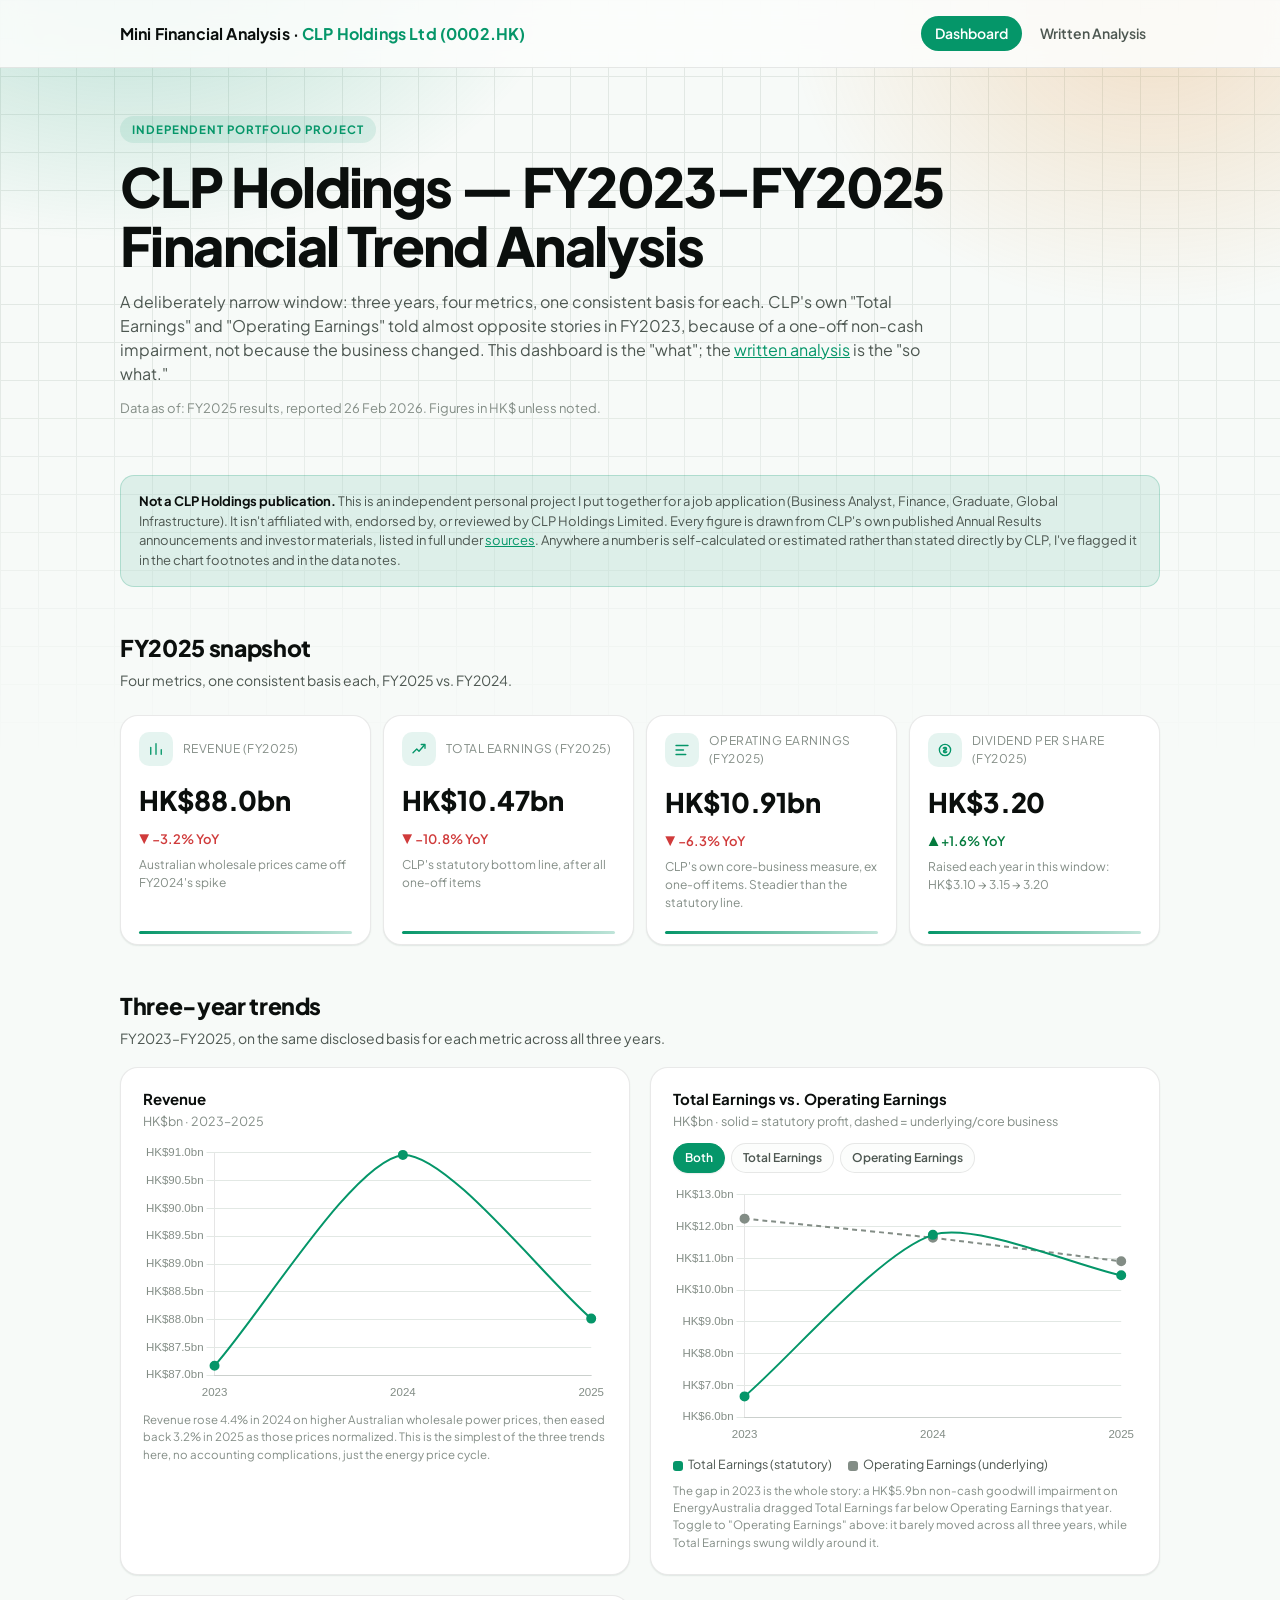
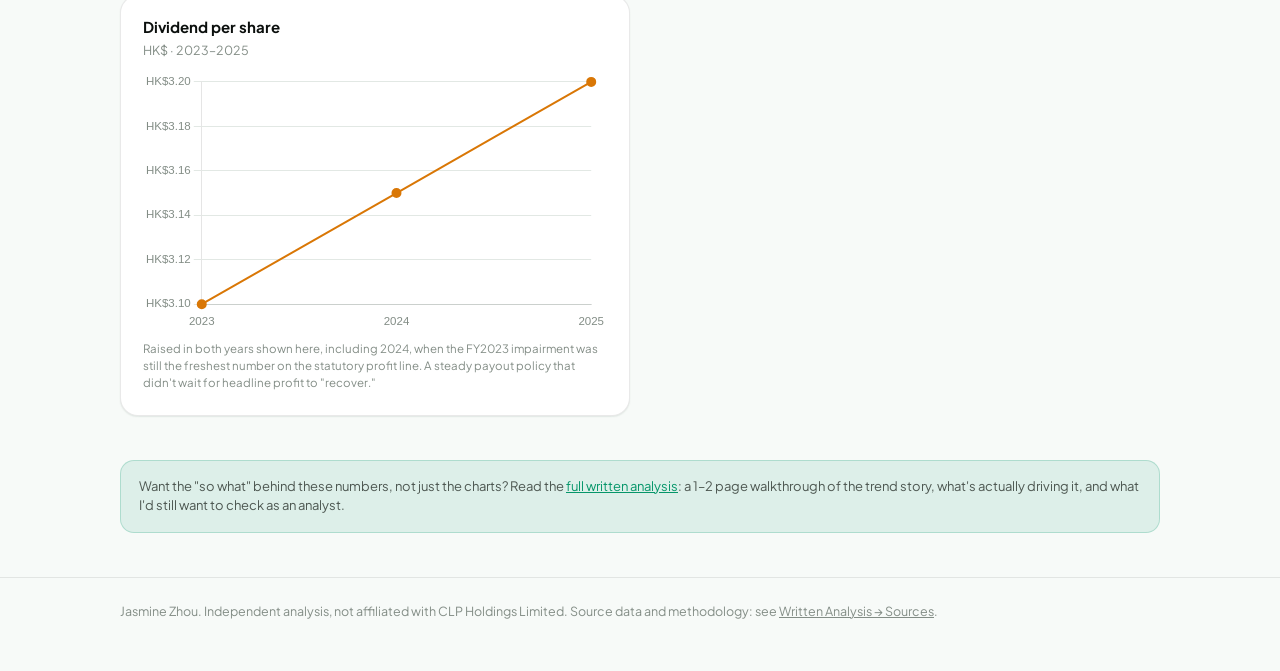
<file: index.html>
<!DOCTYPE html>
<html lang="en">
<head>
  <meta charset="UTF-8" />
  <meta name="viewport" content="width=device-width, initial-scale=1.0" />
  <title>CLP Holdings — Mini Financial Analysis</title>
  <meta
    name="description"
    content="An independent, sourced mini financial analysis of CLP Holdings Limited (0002.HK), FY2023-FY2025: revenue, statutory vs. underlying earnings, and dividend trends, with a written business-insight interpretation."
  />
  <link rel="preconnect" href="https://fonts.googleapis.com" />
  <link rel="preconnect" href="https://fonts.gstatic.com" crossorigin />
  <link href="https://fonts.googleapis.com/css2?family=Plus+Jakarta+Sans:wght@500;600;700;800&display=swap" rel="stylesheet" />
  <link rel="stylesheet" href="assets/css/style.css" />
</head>
<body>
  <header class="site-header">
    <div class="wrap">
      <div class="brand">Mini Financial Analysis · <span>CLP Holdings Ltd (0002.HK)</span></div>
      <nav class="site-nav">
        <a href="index.html" class="active">Dashboard</a>
        <a href="analysis.html">Written Analysis</a>
      </nav>
    </div>
  </header>

  <main class="wrap">
    <section class="hero">
      <p class="eyebrow">Independent portfolio project</p>
      <h1>CLP Holdings — FY2023&ndash;FY2025 Financial Trend Analysis</h1>
      <p class="lede">
        A deliberately narrow window: three years, four metrics, one consistent
        basis for each. CLP's own "Total Earnings" and "Operating Earnings" told
        almost opposite stories in FY2023, because of a one-off non-cash
        impairment, not because the business changed. This dashboard is the
        "what"; the <a href="analysis.html">written analysis</a> is the "so what."
      </p>
      <p class="as-of">Data as of: FY2025 results, reported 26 Feb 2026. Figures in HK$ unless noted.</p>
    </section>

    <div class="disclaimer">
      <strong>Not a CLP Holdings publication.</strong> This is an independent personal
      project I put together for a job application (Business Analyst, Finance,
      Graduate, Global Infrastructure). It isn't affiliated with, endorsed by, or
      reviewed by CLP Holdings Limited. Every figure is drawn from CLP's own
      published Annual Results announcements and investor materials, listed in
      full under <a href="analysis.html#sources">sources</a>. Anywhere a number is
      self-calculated or estimated rather than stated directly by CLP, I've
      flagged it in the chart footnotes and in the data notes.
    </div>

    <section class="block">
      <h2>FY2025 snapshot</h2>
      <p class="sub">Four metrics, one consistent basis each, FY2025 vs. FY2024.</p>
      <div class="kpi-row">
        <div class="kpi-tile">
          <div class="kpi-top">
            <div class="kpi-icon"><svg viewBox="0 0 24 24" fill="none" stroke="currentColor" stroke-width="1.8" stroke-linecap="round" stroke-linejoin="round"><path d="M5 19V10"/><path d="M12 19V5"/><path d="M19 19V13"/></svg></div>
            <p class="kpi-label">Revenue (FY2025)</p>
          </div>
          <p class="kpi-value" data-count-target="88.0" data-count-decimals="1" data-count-prefix="HK$" data-count-suffix="bn">HK$0.0bn</p>
          <span class="kpi-delta critical">▼ &minus;3.2% YoY</span>
          <p class="kpi-note">Australian wholesale prices came off FY2024's spike</p>
        </div>
        <div class="kpi-tile">
          <div class="kpi-top">
            <div class="kpi-icon"><svg viewBox="0 0 24 24" fill="none" stroke="currentColor" stroke-width="1.8" stroke-linecap="round" stroke-linejoin="round"><path d="M4 17l5-5 3 3 7-8"/><path d="M15 6h5v5"/></svg></div>
            <p class="kpi-label">Total Earnings (FY2025)</p>
          </div>
          <p class="kpi-value" data-count-target="10.47" data-count-decimals="2" data-count-prefix="HK$" data-count-suffix="bn">HK$0.00bn</p>
          <span class="kpi-delta critical">▼ &minus;10.8% YoY</span>
          <p class="kpi-note">CLP's statutory bottom line, after all one-off items</p>
        </div>
        <div class="kpi-tile">
          <div class="kpi-top">
            <div class="kpi-icon"><svg viewBox="0 0 24 24" fill="none" stroke="currentColor" stroke-width="1.8" stroke-linecap="round" stroke-linejoin="round"><path d="M4 6h16M4 12h10M4 18h13"/></svg></div>
            <p class="kpi-label">Operating Earnings (FY2025)</p>
          </div>
          <p class="kpi-value" data-count-target="10.91" data-count-decimals="2" data-count-prefix="HK$" data-count-suffix="bn">HK$0.00bn</p>
          <span class="kpi-delta critical">▼ &minus;6.3% YoY</span>
          <p class="kpi-note">CLP's own core-business measure, ex one-off items. Steadier than the statutory line.</p>
        </div>
        <div class="kpi-tile">
          <div class="kpi-top">
            <div class="kpi-icon"><svg viewBox="0 0 24 24" fill="none" stroke="currentColor" stroke-width="1.8" stroke-linecap="round" stroke-linejoin="round"><circle cx="12" cy="12" r="7.5"/><path d="M12 8.2v7.6M9.7 9.8c.3-.7 1-1.1 2-1.1h.7a1.7 1.7 0 0 1 0 3.4h-.8a1.7 1.7 0 0 0 0 3.4h.8c1 0 1.7-.4 2-1.1"/></svg></div>
            <p class="kpi-label">Dividend per share (FY2025)</p>
          </div>
          <p class="kpi-value" data-count-target="3.20" data-count-decimals="2" data-count-prefix="HK$">HK$0.00</p>
          <span class="kpi-delta good">▲ +1.6% YoY</span>
          <p class="kpi-note">Raised each year in this window: HK$3.10 &rarr; 3.15 &rarr; 3.20</p>
        </div>
      </div>
    </section>

    <section class="block">
      <h2>Three-year trends</h2>
      <p class="sub">FY2023&ndash;FY2025, on the same disclosed basis for each metric across all three years.</p>
      <div class="chart-grid">
        <div class="chart-card">
          <h3>Revenue</h3>
          <p class="chart-sub">HK$bn · 2023&ndash;2025</p>
          <canvas id="chart-revenue" height="260"></canvas>
          <p class="chart-footnote">
            Revenue rose 4.4% in 2024 on higher Australian wholesale power prices,
            then eased back 3.2% in 2025 as those prices normalized. This is the
            simplest of the three trends here, no accounting complications, just the
            energy price cycle.
          </p>
        </div>

        <div class="chart-card">
          <h3>Total Earnings vs. Operating Earnings</h3>
          <p class="chart-sub">HK$bn · solid = statutory profit, dashed = underlying/core business</p>
          <div class="chart-toggle" id="chart-earnings-toggle">
            <button type="button" class="active" data-view="both">Both</button>
            <button type="button" data-view="total">Total Earnings</button>
            <button type="button" data-view="underlying">Operating Earnings</button>
          </div>
          <canvas id="chart-earnings" height="260"></canvas>
          <div class="legend-row">
            <span><span class="dot" style="background:var(--series-1)"></span>Total Earnings (statutory)</span>
            <span><span class="dot" style="background:var(--text-muted)"></span>Operating Earnings (underlying)</span>
          </div>
          <p class="chart-footnote">
            The gap in 2023 is the whole story: a HK$5.9bn non-cash goodwill
            impairment on EnergyAustralia dragged Total Earnings far below Operating
            Earnings that year. Toggle to "Operating Earnings" above: it barely moved
            across all three years, while Total Earnings swung wildly around it.
          </p>
        </div>

        <div class="chart-card">
          <h3>Dividend per share</h3>
          <p class="chart-sub">HK$ · 2023&ndash;2025</p>
          <canvas id="chart-dps"></canvas>
          <p class="chart-footnote">
            Raised in both years shown here, including 2024, when the FY2023
            impairment was still the freshest number on the statutory profit line.
            A steady payout policy that didn't wait for headline profit to "recover."
          </p>
        </div>
      </div>
    </section>

    <section class="block">
      <div class="disclaimer" style="margin-top:0;">
        Want the "so what" behind these numbers, not just the charts? Read the
        <a href="analysis.html">full written analysis</a>: a 1&ndash;2 page walkthrough of
        the trend story, what's actually driving it, and what I'd still want to check
        as an analyst.
      </div>
    </section>
  </main>

  <footer class="site-footer">
    <div class="wrap">
      Jasmine Zhou. Independent analysis, not affiliated with CLP Holdings Limited.
      Source data and methodology: see <a href="analysis.html#sources">Written Analysis → Sources</a>.
    </div>
  </footer>

  <script src="assets/js/vendor/chart.umd.js"></script>
  <script src="assets/js/data.js"></script>
  <script src="assets/js/charts.js"></script>
  <script src="assets/js/interactions.js"></script>
</body>
</html>
</file>
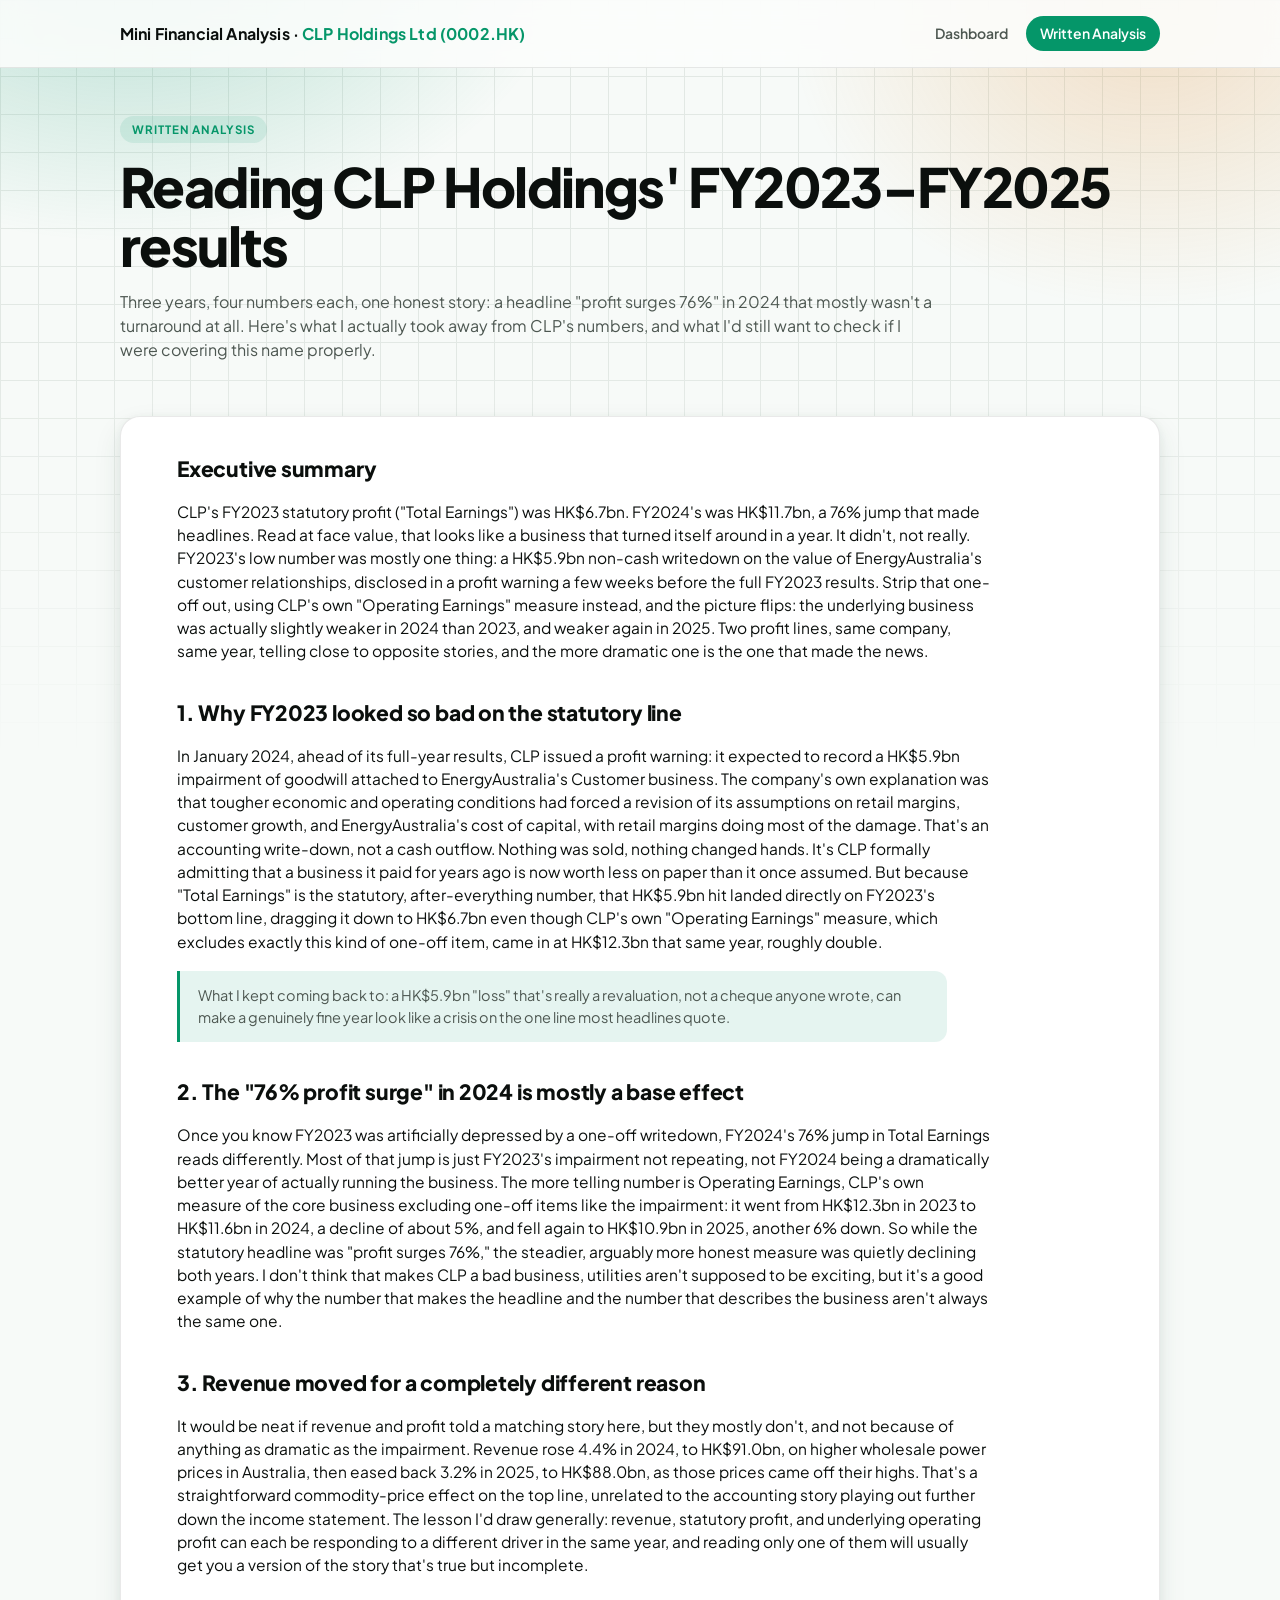
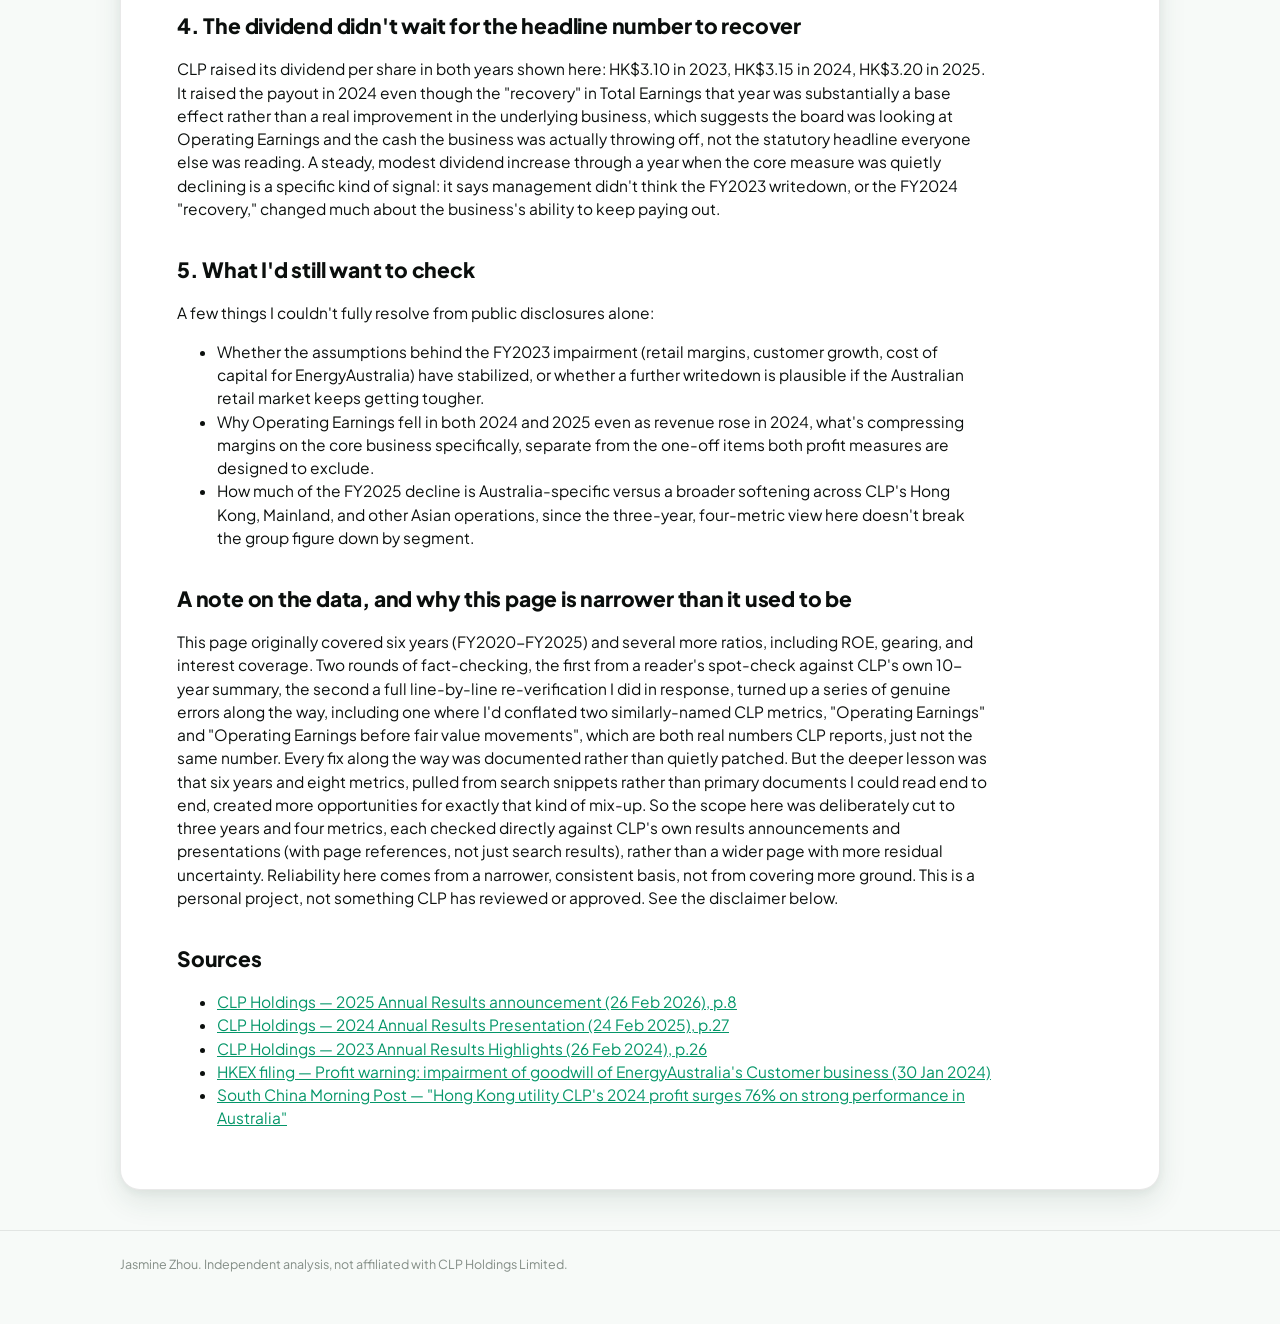
<file: analysis.html>
<!DOCTYPE html>
<html lang="en">
<head>
  <meta charset="UTF-8" />
  <meta name="viewport" content="width=device-width, initial-scale=1.0" />
  <title>CLP Holdings — Written Analysis</title>
  <meta
    name="description"
    content="A 1-2 page written interpretation of CLP Holdings' FY2023-FY2025 results: why statutory and underlying profit told different stories, and what I'd still want to check as an analyst."
  />
  <link rel="preconnect" href="https://fonts.googleapis.com" />
  <link rel="preconnect" href="https://fonts.gstatic.com" crossorigin />
  <link href="https://fonts.googleapis.com/css2?family=Plus+Jakarta+Sans:wght@500;600;700;800&display=swap" rel="stylesheet" />
  <link rel="stylesheet" href="assets/css/style.css" />
</head>
<body>
  <header class="site-header">
    <div class="wrap">
      <div class="brand">Mini Financial Analysis · <span>CLP Holdings Ltd (0002.HK)</span></div>
      <nav class="site-nav">
        <a href="index.html">Dashboard</a>
        <a href="analysis.html" class="active">Written Analysis</a>
      </nav>
    </div>
  </header>

  <main class="wrap">
    <section class="hero">
      <p class="eyebrow">Written analysis</p>
      <h1>Reading CLP Holdings' FY2023&ndash;FY2025 results</h1>
      <p class="lede">
        Three years, four numbers each, one honest story: a headline "profit
        surges 76%" in 2024 that mostly wasn't a turnaround at all. Here's what
        I actually took away from CLP's numbers, and what I'd still want to
        check if I were covering this name properly.
      </p>
    </section>

    <article class="article">
      <h2>Executive summary</h2>
      <p>
        CLP's FY2023 statutory profit ("Total Earnings") was HK$6.7bn. FY2024's
        was HK$11.7bn, a 76% jump that made headlines. Read at face value,
        that looks like a business that turned itself around in a year. It
        didn't, not really. FY2023's low number was mostly one thing: a
        HK$5.9bn non-cash writedown on the value of EnergyAustralia's
        customer relationships, disclosed in a profit warning a few weeks
        before the full FY2023 results. Strip that one-off out, using CLP's
        own "Operating Earnings" measure instead, and the picture flips: the
        underlying business was actually slightly weaker in 2024 than 2023,
        and weaker again in 2025. Two profit lines, same company, same year,
        telling close to opposite stories, and the more dramatic one is the
        one that made the news.
      </p>

      <h2>1. Why FY2023 looked so bad on the statutory line</h2>
      <p>
        In January 2024, ahead of its full-year results, CLP issued a profit
        warning: it expected to record a HK$5.9bn impairment of goodwill
        attached to EnergyAustralia's Customer business. The company's own
        explanation was that tougher economic and operating conditions had
        forced a revision of its assumptions on retail margins, customer
        growth, and EnergyAustralia's cost of capital, with retail margins
        doing most of the damage. That's an accounting write-down, not a
        cash outflow. Nothing was sold, nothing changed hands. It's CLP
        formally admitting that a business it paid for years ago is now
        worth less on paper than it once assumed. But because "Total
        Earnings" is the statutory, after-everything number, that HK$5.9bn
        hit landed directly on FY2023's bottom line, dragging it down to
        HK$6.7bn even though CLP's own "Operating Earnings" measure, which
        excludes exactly this kind of one-off item, came in at HK$12.3bn
        that same year, roughly double.
      </p>
      <div class="callout">
        What I kept coming back to: a HK$5.9bn "loss" that's really a
        revaluation, not a cheque anyone wrote, can make a genuinely fine
        year look like a crisis on the one line most headlines quote.
      </div>

      <h2>2. The "76% profit surge" in 2024 is mostly a base effect</h2>
      <p>
        Once you know FY2023 was artificially depressed by a one-off
        writedown, FY2024's 76% jump in Total Earnings reads differently.
        Most of that jump is just FY2023's impairment not repeating, not
        FY2024 being a dramatically better year of actually running the
        business. The more telling number is Operating Earnings, CLP's own
        measure of the core business excluding one-off items like the
        impairment: it went from HK$12.3bn in 2023 to HK$11.6bn in 2024, a
        decline of about 5%, and fell again to HK$10.9bn in 2025, another 6%
        down. So while the statutory headline was "profit surges 76%," the
        steadier, arguably more honest measure was quietly declining both
        years. I don't think that makes CLP a bad business, utilities
        aren't supposed to be exciting, but it's a good example of why the
        number that makes the headline and the number that describes the
        business aren't always the same one.
      </p>

      <h2>3. Revenue moved for a completely different reason</h2>
      <p>
        It would be neat if revenue and profit told a matching story here,
        but they mostly don't, and not because of anything as dramatic as
        the impairment. Revenue rose 4.4% in 2024, to HK$91.0bn, on higher
        wholesale power prices in Australia, then eased back 3.2% in 2025,
        to HK$88.0bn, as those prices came off their highs. That's a
        straightforward commodity-price effect on the top line, unrelated
        to the accounting story playing out further down the income
        statement. The lesson I'd draw generally: revenue, statutory
        profit, and underlying operating profit can each be responding to a
        different driver in the same year, and reading only one of them
        will usually get you a version of the story that's true but
        incomplete.
      </p>

      <h2>4. The dividend didn't wait for the headline number to recover</h2>
      <p>
        CLP raised its dividend per share in both years shown here: HK$3.10
        in 2023, HK$3.15 in 2024, HK$3.20 in 2025. It raised the payout in
        2024 even though the "recovery" in Total Earnings that year was
        substantially a base effect rather than a real improvement in the
        underlying business, which suggests the board was looking at
        Operating Earnings and the cash the business was actually throwing
        off, not the statutory headline everyone else was reading. A
        steady, modest dividend increase through a year when the core
        measure was quietly declining is a specific kind of signal: it says
        management didn't think the FY2023 writedown, or the FY2024
        "recovery," changed much about the business's ability to keep
        paying out.
      </p>

      <h2>5. What I'd still want to check</h2>
      <p>
        A few things I couldn't fully resolve from public disclosures alone:
      </p>
      <ul>
        <li>
          Whether the assumptions behind the FY2023 impairment (retail
          margins, customer growth, cost of capital for EnergyAustralia)
          have stabilized, or whether a further writedown is plausible if
          the Australian retail market keeps getting tougher.
        </li>
        <li>
          Why Operating Earnings fell in both 2024 and 2025 even as revenue
          rose in 2024, what's compressing margins on the core business
          specifically, separate from the one-off items both profit
          measures are designed to exclude.
        </li>
        <li>
          How much of the FY2025 decline is Australia-specific versus a
          broader softening across CLP's Hong Kong, Mainland, and other
          Asian operations, since the three-year, four-metric view here
          doesn't break the group figure down by segment.
        </li>
      </ul>

      <h2>A note on the data, and why this page is narrower than it used to be</h2>
      <p>
        This page originally covered six years (FY2020-FY2025) and several
        more ratios, including ROE, gearing, and interest coverage. Two
        rounds of fact-checking, the first from a reader's spot-check
        against CLP's own 10-year summary, the second a full line-by-line
        re-verification I did in response, turned up a series of genuine
        errors along the way, including one where I'd conflated two
        similarly-named CLP metrics, "Operating Earnings" and "Operating
        Earnings before fair value movements", which are both real numbers
        CLP reports, just not the same number. Every fix along the way was
        documented rather than quietly patched. But the deeper lesson was
        that six years and eight metrics, pulled from search snippets
        rather than primary documents I could read end to end, created more
        opportunities for exactly that kind of mix-up. So the scope here was
        deliberately cut to three years and four metrics, each checked
        directly against CLP's own results announcements and presentations
        (with page references, not just search results), rather than a
        wider page with more residual uncertainty. Reliability here comes
        from a narrower, consistent basis, not from covering more ground.
        This is a personal project, not something CLP has reviewed or
        approved. See the disclaimer below.
      </p>

      <h2 id="sources">Sources</h2>
      <ul>
        <li><a href="https://www.clpgroup.com/content/dam/clp-group/channels/investor/document/3-4-announcements-circulars/2026/e_Results%20Announcement_20260226_final_1137.pdf.coredownload.pdf">CLP Holdings — 2025 Annual Results announcement (26 Feb 2026), p.8</a></li>
        <li><a href="https://www.clpgroup.com/content/dam/clp-group/channels/investor/document/3-2-results---presentations/2024/CLP%202024%20Annual%20Results%20Presentation.pdf.coredownload.pdf">CLP Holdings — 2024 Annual Results Presentation (24 Feb 2025), p.27</a></li>
        <li><a href="https://www.clpgroup.com/content/dam/clp-group/channels/media/document/embedded_pdfs_en/2023AR_highlights_en.pdf">CLP Holdings — 2023 Annual Results Highlights (26 Feb 2024), p.26</a></li>
        <li><a href="https://www1.hkexnews.hk/listedco/listconews/sehk/2024/0130/2024013000234.pdf">HKEX filing — Profit warning: impairment of goodwill of EnergyAustralia's Customer business (30 Jan 2024)</a></li>
        <li><a href="https://www.scmp.com/business/article/3299883/hong-kong-utility-clps-2024-profit-surges-76-strong-performance-australia">South China Morning Post — "Hong Kong utility CLP's 2024 profit surges 76% on strong performance in Australia"</a></li>
      </ul>
    </article>
  </main>

  <footer class="site-footer">
    <div class="wrap">
      Jasmine Zhou. Independent analysis, not affiliated with CLP Holdings Limited.
    </div>
  </footer>

  <script src="assets/js/interactions.js"></script>
</body>
</html>
</file>
<file: assets/css/style.css>
/* HSBC mini financial analysis — shared styles.
   Color tokens follow a validated categorical/status palette (see README). */

:root {
  color-scheme: light;
  --page-plane: #f7faf8;
  --surface-1: #fcfdfc;
  --surface-2: #ffffff;
  --text-primary: #0b0f0d;
  --text-secondary: #4d5751;
  --text-muted: #838d86;
  --gridline: #e2e8e4;
  --baseline: #c0c9c3;
  --border: rgba(11, 20, 15, 0.09);

  --series-1: #059669; /* emerald, brand primary */
  --series-2: #d97706; /* amber, secondary accent */
  --brand-soft: rgba(5, 150, 105, 0.1);

  --good: #0ca30c;
  --good-text: #047a3d;
  --critical: #d03b3b;
  --neutral-chip: #e9efeb;

  --shadow-color: 152 40% 20%;
  --shadow-sm: 0 1px 2px hsl(var(--shadow-color) / 0.06), 0 1px 1px hsl(var(--shadow-color) / 0.04);
  --shadow-md: 0 12px 28px hsl(var(--shadow-color) / 0.1), 0 2px 8px hsl(var(--shadow-color) / 0.06);
  --shadow-lg: 0 20px 40px hsl(var(--shadow-color) / 0.16), 0 4px 12px hsl(var(--shadow-color) / 0.08);
}

@media (prefers-color-scheme: dark) {
  :root:where(:not([data-theme="light"])) {
    color-scheme: dark;
    --page-plane: #0a0f0c;
    --surface-1: #141a16;
    --surface-2: #182019;
    --text-primary: #f3f7f4;
    --text-secondary: #b9c4bd;
    --text-muted: #7c8880;
    --gridline: #263029;
    --baseline: #3a453d;
    --border: rgba(255, 255, 255, 0.1);

    --series-1: #34d399;
    --series-2: #f59e0b;
    --brand-soft: rgba(52, 211, 153, 0.14);

    --good: #22c55e;
    --good-text: #4ade80;
    --critical: #e66767;
    --neutral-chip: #202823;

    --shadow-color: 152 60% 2%;
    --shadow-sm: 0 1px 2px hsl(var(--shadow-color) / 0.4);
    --shadow-md: 0 12px 28px hsl(var(--shadow-color) / 0.55), 0 2px 8px hsl(var(--shadow-color) / 0.35);
    --shadow-lg: 0 20px 44px hsl(var(--shadow-color) / 0.6), 0 4px 14px hsl(var(--shadow-color) / 0.4);
  }
}

* {
  box-sizing: border-box;
}

html,
body {
  margin: 0;
  padding: 0;
}

body {
  background: var(--page-plane);
  color: var(--text-primary);
  font-family: "Plus Jakarta Sans", system-ui, -apple-system, "Segoe UI", sans-serif;
  line-height: 1.5;
  -webkit-font-smoothing: antialiased;
  position: relative;
  overflow-x: hidden;
}

body::before {
  content: "";
  position: absolute;
  top: 0;
  left: 0;
  right: 0;
  height: 820px;
  background: radial-gradient(640px 440px at 10% -8%, color-mix(in srgb, var(--series-1) 28%, transparent), transparent 70%),
    radial-gradient(520px 420px at 90% 2%, color-mix(in srgb, var(--series-2) 20%, transparent), transparent 70%),
    linear-gradient(var(--gridline) 1px, transparent 1px), linear-gradient(90deg, var(--gridline) 1px, transparent 1px);
  background-size: auto, auto, 38px 38px, 38px 38px;
  mask-image: linear-gradient(to bottom, black 0%, black 45%, transparent 92%);
  -webkit-mask-image: linear-gradient(to bottom, black 0%, black 45%, transparent 92%);
  pointer-events: none;
  z-index: -1;
}

a {
  color: var(--series-1);
}

.wrap {
  max-width: 1080px;
  margin: 0 auto;
  padding: 0 20px;
}

/* ---------- top nav ---------- */
.site-header {
  border-bottom: 1px solid var(--border);
  background: color-mix(in srgb, var(--surface-1) 88%, transparent);
  backdrop-filter: blur(10px);
  -webkit-backdrop-filter: blur(10px);
  position: sticky;
  top: 0;
  z-index: 10;
}

.site-header .wrap {
  display: flex;
  align-items: center;
  justify-content: space-between;
  padding-top: 16px;
  padding-bottom: 16px;
  flex-wrap: wrap;
  gap: 10px;
}

.brand {
  font-weight: 700;
  font-size: 16px;
  letter-spacing: 0.01em;
}

.brand span {
  color: var(--series-1);
}

.site-nav {
  display: flex;
  align-items: center;
  gap: 4px;
}

.site-nav a {
  color: var(--text-secondary);
  text-decoration: none;
  font-size: 14px;
  font-weight: 600;
  padding: 7px 14px;
  border-radius: 999px;
  transition: background 0.15s ease, color 0.15s ease;
}

.site-nav a:hover {
  color: var(--text-primary);
  background: var(--neutral-chip);
}

.site-nav a.active {
  color: #ffffff;
  background: var(--series-1);
}

/* ---------- hero ---------- */
.hero {
  padding: 48px 0 24px;
}

.eyebrow {
  display: inline-block;
  text-transform: uppercase;
  letter-spacing: 0.08em;
  font-size: 11.5px;
  font-weight: 700;
  color: var(--series-1);
  background: var(--brand-soft);
  padding: 5px 12px;
  border-radius: 999px;
  margin: 0 0 14px;
}

.hero h1 {
  font-size: clamp(32px, 5.6vw, 54px);
  font-weight: 800;
  line-height: 1.08;
  letter-spacing: -0.03em;
  margin: 0 0 16px;
}

.hero p.lede {
  font-size: 16px;
  color: var(--text-secondary);
  max-width: 68ch;
  margin: 0 0 6px;
}

.hero .as-of {
  font-size: 13px;
  color: var(--text-muted);
}

/* ---------- disclaimer ---------- */
.disclaimer {
  background: var(--brand-soft);
  border: 1px solid color-mix(in srgb, var(--series-1) 22%, transparent);
  border-radius: 14px;
  padding: 16px 18px;
  font-size: 13px;
  color: var(--text-secondary);
  margin: 20px 0 32px;
}

.disclaimer strong {
  color: var(--text-primary);
}

/* ---------- KPI row ---------- */
.kpi-row {
  display: grid;
  grid-template-columns: repeat(auto-fit, minmax(190px, 1fr));
  gap: 12px;
  margin: 24px 0 40px;
}

.kpi-tile {
  position: relative;
  background: var(--surface-2);
  border: 1px solid var(--border);
  border-radius: 18px;
  padding: 16px 18px 20px;
  box-shadow: var(--shadow-sm);
  overflow: hidden;
  transition: transform 0.2s ease, box-shadow 0.2s ease, border-color 0.2s ease;
}

.kpi-tile::after {
  content: "";
  position: absolute;
  left: 18px;
  right: 18px;
  bottom: 10px;
  height: 3px;
  border-radius: 999px;
  background: linear-gradient(90deg, var(--series-1), color-mix(in srgb, var(--series-1) 25%, transparent));
}

.kpi-tile:hover {
  transform: translateY(-4px);
  border-color: color-mix(in srgb, var(--series-1) 40%, var(--border));
  box-shadow: var(--shadow-md);
}

.kpi-top {
  display: flex;
  align-items: center;
  gap: 10px;
  margin-bottom: 14px;
}

.kpi-icon {
  flex: none;
  width: 34px;
  height: 34px;
  border-radius: 10px;
  background: var(--brand-soft);
  color: var(--series-1);
  display: flex;
  align-items: center;
  justify-content: center;
}

.kpi-icon svg {
  width: 18px;
  height: 18px;
}

.kpi-value {
  font-variant-numeric: tabular-nums;
}

.kpi-label {
  font-size: 12px;
  color: var(--text-muted);
  text-transform: uppercase;
  letter-spacing: 0.04em;
  margin: 0;
}

.kpi-value {
  font-size: 27px;
  font-weight: 800;
  letter-spacing: -0.01em;
  margin: 0 0 6px;
  font-variant-numeric: proportional-nums;
}

.kpi-delta {
  font-size: 13px;
  font-weight: 600;
  display: inline-flex;
  align-items: center;
  gap: 4px;
}

.kpi-delta.good {
  color: var(--good-text);
}

.kpi-delta.critical {
  color: var(--critical);
}

.kpi-delta.neutral {
  color: var(--text-muted);
}

.kpi-note {
  font-size: 12px;
  color: var(--text-muted);
  margin-top: 6px;
}

/* ---------- section chrome ---------- */
section.block {
  margin: 44px 0;
}

section.block h2 {
  font-size: 23px;
  font-weight: 800;
  letter-spacing: -0.015em;
  margin: 0 0 4px;
}

section.block .sub {
  color: var(--text-secondary);
  font-size: 14px;
  margin: 0 0 18px;
}

.chart-grid {
  display: grid;
  grid-template-columns: repeat(auto-fit, minmax(420px, 1fr));
  gap: 20px;
}

.chart-card {
  background: var(--surface-2);
  border: 1px solid var(--border);
  border-radius: 18px;
  padding: 20px 22px 12px;
  box-shadow: var(--shadow-sm);
  transition: transform 0.2s ease, box-shadow 0.2s ease, border-color 0.2s ease;
}

.chart-card:hover {
  transform: translateY(-4px);
  border-color: color-mix(in srgb, var(--series-1) 40%, var(--border));
  box-shadow: var(--shadow-md);
}

.chart-toggle {
  display: flex;
  gap: 6px;
  margin-bottom: 12px;
  flex-wrap: wrap;
}

.chart-toggle button {
  font: inherit;
  font-size: 12px;
  font-weight: 600;
  padding: 5px 11px;
  border-radius: 999px;
  border: 1px solid var(--border);
  background: var(--surface-1);
  color: var(--text-secondary);
  cursor: pointer;
  transition: background 0.15s ease, color 0.15s ease, border-color 0.15s ease;
}

.chart-toggle button:hover {
  border-color: var(--series-1);
  color: var(--text-primary);
}

.chart-toggle button.active {
  background: var(--series-1);
  border-color: var(--series-1);
  color: #ffffff;
  box-shadow: var(--shadow-sm);
}

/* ---------- scroll-reveal ---------- */
.reveal {
  opacity: 0;
  transform: translateY(16px);
  transition: opacity 0.55s ease, transform 0.55s ease;
}

.reveal.is-visible {
  opacity: 1;
  transform: translateY(0);
}

@media (prefers-reduced-motion: reduce) {
  .reveal {
    transition: none;
    opacity: 1;
    transform: none;
  }
}

.chart-card h3 {
  font-size: 15px;
  margin: 0 0 2px;
}

.chart-card .chart-sub {
  font-size: 12.5px;
  color: var(--text-muted);
  margin: 0 0 12px;
}

.chart-card canvas {
  max-height: 260px;
}

.legend-row {
  display: flex;
  gap: 16px;
  flex-wrap: wrap;
  font-size: 12.5px;
  color: var(--text-secondary);
  margin-top: 10px;
}

.legend-row .dot {
  display: inline-block;
  width: 10px;
  height: 10px;
  border-radius: 3px;
  margin-right: 5px;
  vertical-align: middle;
}

.chart-footnote {
  font-size: 11.5px;
  color: var(--text-muted);
  margin-top: 8px;
}

/* ---------- article (analysis.html) ---------- */
.article {
  background: var(--surface-2);
  border: 1px solid var(--border);
  border-radius: 20px;
  padding: 36px clamp(20px, 5vw, 56px) 44px;
  margin: 24px 0 40px;
  box-shadow: var(--shadow-md);
}

.article h2 {
  font-size: 21px;
  font-weight: 800;
  letter-spacing: -0.01em;
  margin: 34px 0 10px;
}

.article h2:first-child {
  margin-top: 0;
}

.article p {
  font-size: 15.5px;
  color: var(--text-primary);
  max-width: 74ch;
}

.article ul {
  max-width: 74ch;
  font-size: 15.5px;
}

.article .callout {
  border-left: 3px solid var(--series-1);
  background: var(--brand-soft);
  padding: 14px 18px;
  border-radius: 0 12px 12px 0;
  font-size: 14.5px;
  color: var(--text-secondary);
  margin: 18px 0;
  max-width: 70ch;
}

/* ---------- table ---------- */
table.data-table {
  width: 100%;
  border-collapse: collapse;
  font-size: 13.5px;
  margin: 16px 0;
}

table.data-table th,
table.data-table td {
  text-align: right;
  padding: 8px 10px;
  border-bottom: 1px solid var(--gridline);
  font-variant-numeric: tabular-nums;
}

table.data-table th:first-child,
table.data-table td:first-child {
  text-align: left;
  font-variant-numeric: normal;
}

table.data-table th {
  color: var(--text-muted);
  font-weight: 600;
  font-size: 12px;
  text-transform: uppercase;
  letter-spacing: 0.03em;
}

/* ---------- footer ---------- */
.site-footer {
  border-top: 1px solid var(--border);
  margin-top: 40px;
  padding: 24px 0 50px;
  font-size: 12.5px;
  color: var(--text-muted);
}

.site-footer a {
  color: var(--text-muted);
}

.sources-list {
  margin: 6px 0 0;
  padding-left: 18px;
}

.sources-list li {
  margin-bottom: 3px;
}

@media (max-width: 560px) {
  .site-nav a {
    margin-left: 14px;
  }
}
</file>
